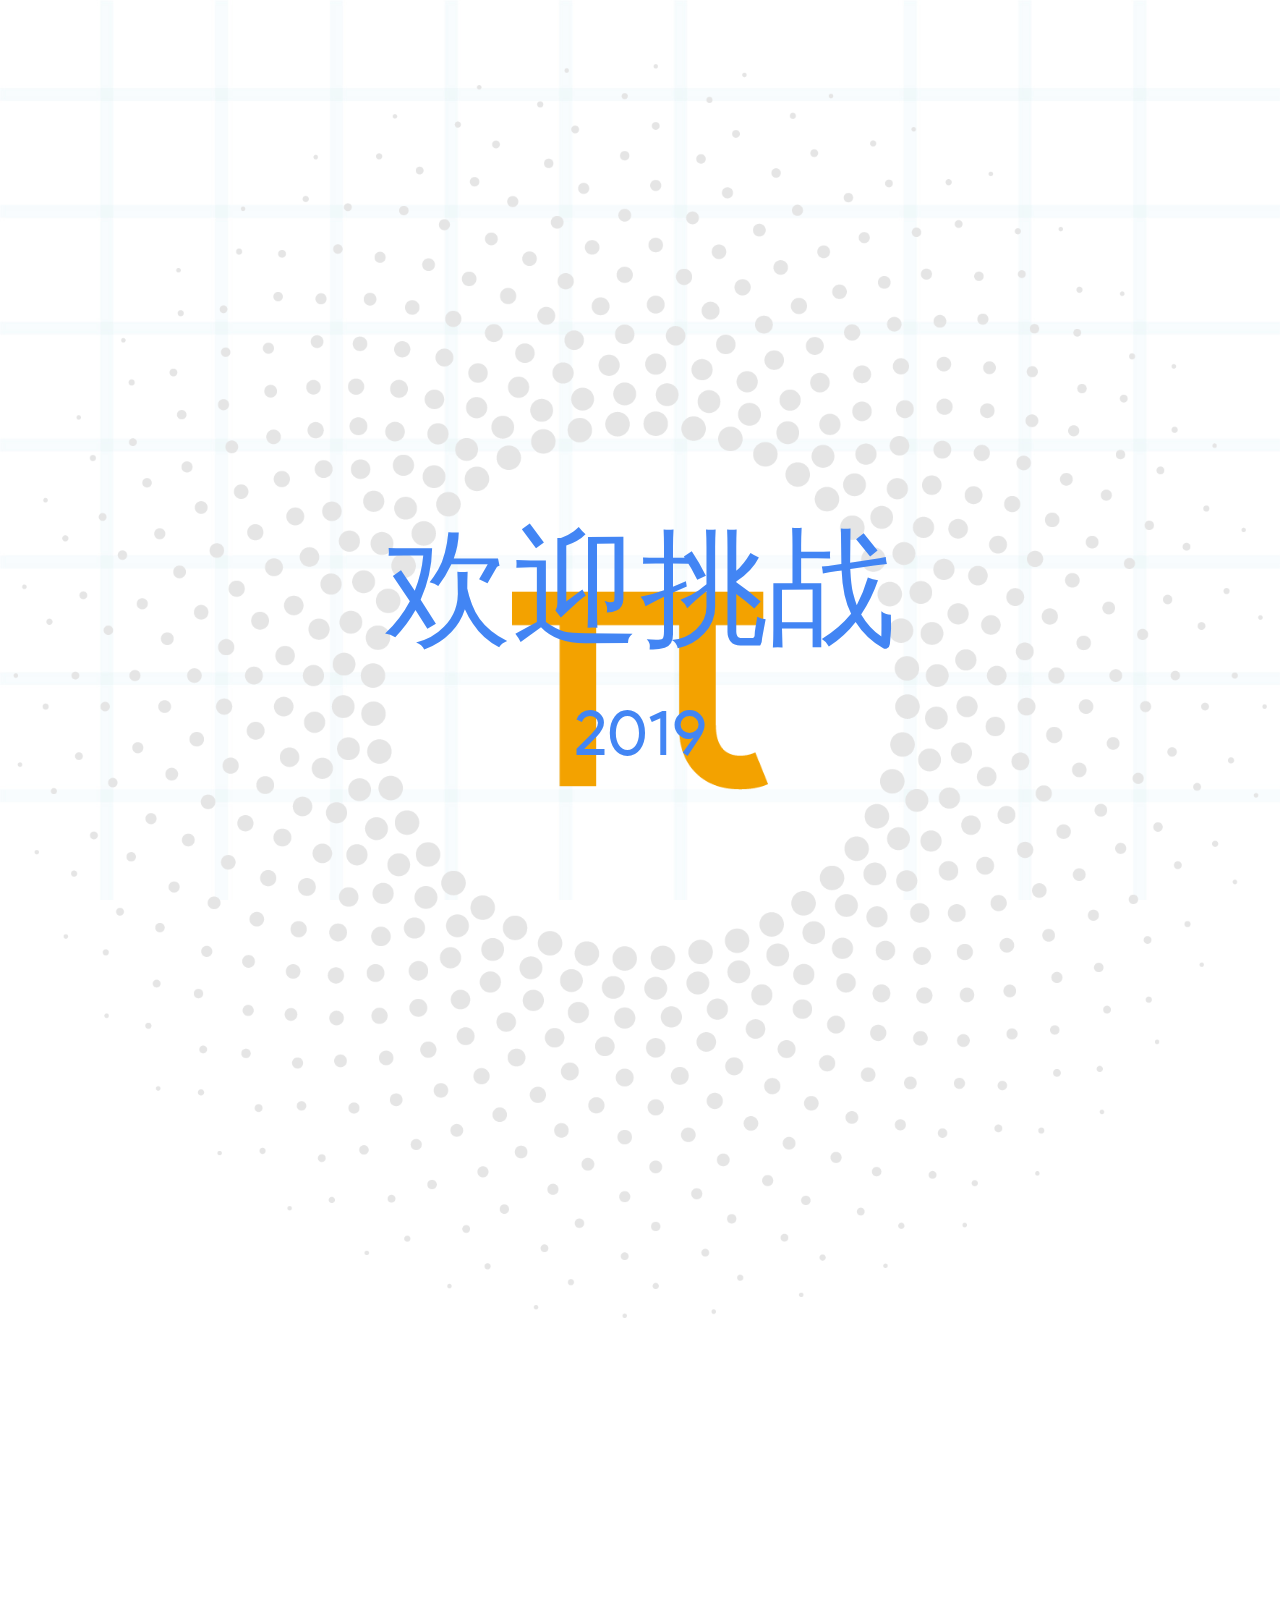
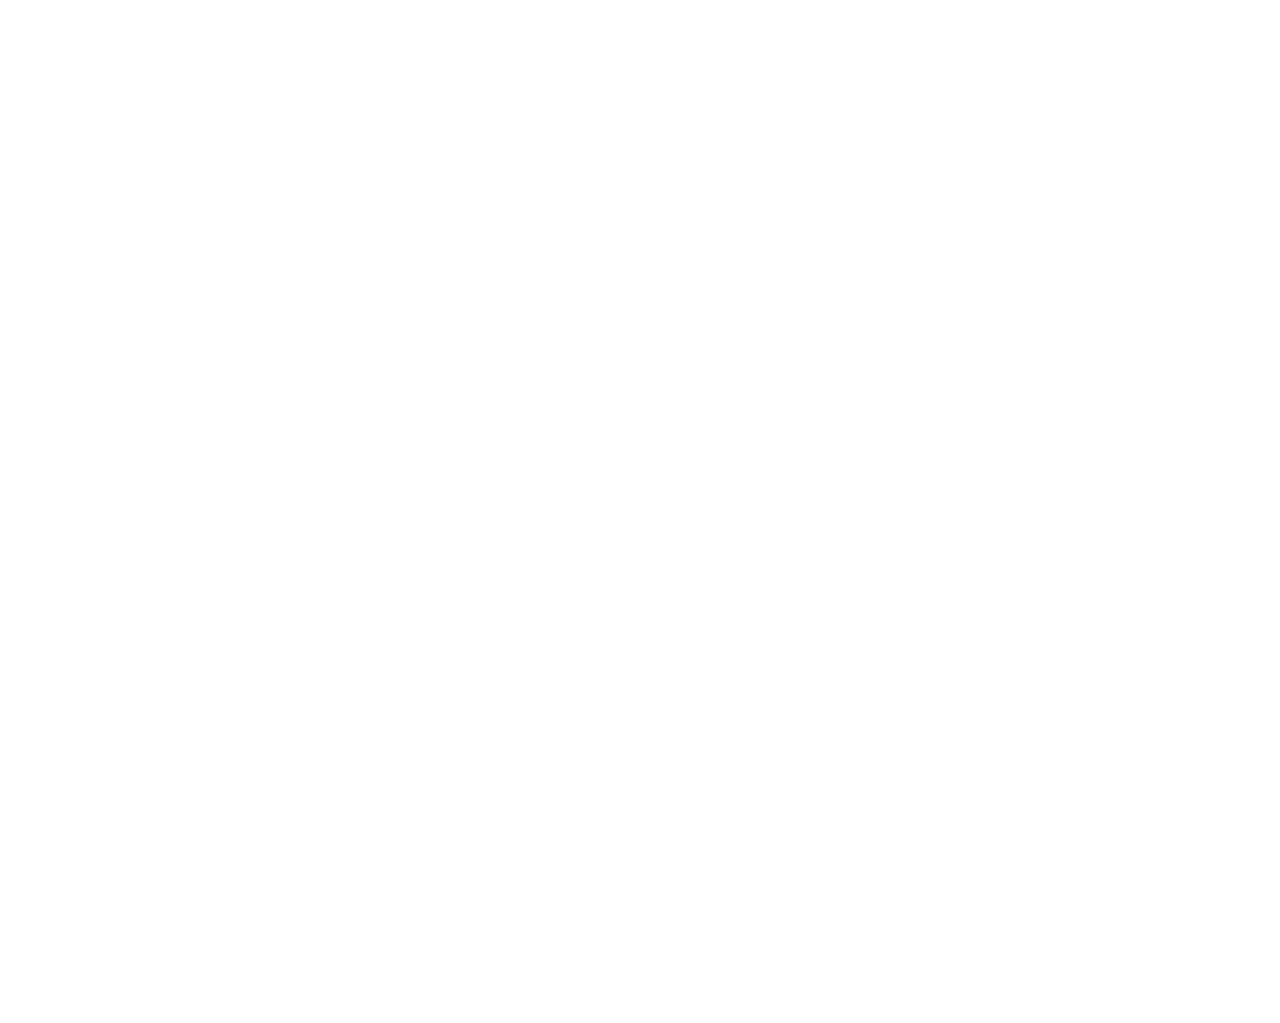
<file: index.html>
<!doctype html>
<html lang="en">
<head>
    <meta charset="UTF-8">
    <meta name="viewport" content="width=device-width, user-scalable=no, initial-scale=1.0">
    <meta http-equiv="X-UA-Compatible" content="ie=edge">
    <title>π Memorization Game</title>
    <link rel="stylesheet" href="./css/style.css">
    <script src="./js/index.js" type="text/javascript"></script>
</head>

<body>

    <div id="welcomePage" class="page active">
        <div class="welcomePic">
<!--            <img src="./images/welcome-logo.png" alt="">-->
            <img src="./images/welbg.png" alt="">
            <img src="./images/pi.png" alt="" id="piPic">
        </div>
        <div class="welcomeText">
            <p class="welcomeMsg">欢迎挑战</p>
            <p class="timeLine">2019</p>
        </div>
    </div>

    <div id="introducePage" class="page">
        <p class="ruleTitle">挑战规则</p>
        <div class="timeWrap">
            <span class="timeNumber">8</span>
            <span>秒</span>
        </div>
        <p class="ruleMsg">记住更多的数字</p>
        <div class="timeWrap">
            <span class="timeNumber">15</span>
            <span>秒</span>
        </div>
        <p class="ruleMsg">输入更多正确数字</p>
<!--        <p class="giftMsg">进入排行榜，赢取礼品。</p>-->
        <div class="startWrap">
            <img src="./images/start-btn.png" alt="" id="startBtn">
        </div>
    </div>

    <div id="studyPage" class="page">
        <div class="rememberTime">
            <span id="timeNumber">08</span>
            <span>:</span>
            <span id="study-ms">00</span>
        </div>
        <p class="rememberText">努力记住更多数字</p>
        <div class="piWrap">
            <p>π=</p>
            <p>3.14159265358979323846264338327950288419716939937510582097494459230781640628620899862803482</p>
        </div>
    </div>

    <div id="playPage" class="page">
        <div class="rememberTime">
            <span id="playTime">15</span>
            <span>:</span>
            <span id="play-ms">00</span>
        </div>
        <p class="rememberText">输入正确数字</p>
        <div class="inputWrap">
            <p class="titlePi">π=</p>
            <div class="numberWrap" id="inputNumber">
                <span>3.14</span>
                <span></span>
                <span></span>
                <span></span>
                <span></span>
                <span></span>
                <span></span>
                <span></span>
                <span></span>
                <span></span>
                <span></span>
                <span></span>
                <span></span>
                <span></span>
                <span></span>
                <span></span>
                <span></span>
                <span></span>
                <span></span>
                <span></span>
                <span></span>
                <span></span>
                <span></span>
                <span></span>
                <span></span>
                <span></span>
                <span></span>
                <span></span>
                <span></span>
                <span></span>
                <span></span>
                <span></span>
                <span></span>
                <span></span>
                <span></span>
                <span></span>
                <span></span>
                <span></span>
                <span></span>
                <span></span>
                <span></span>
                <span></span>
                <span></span>
                <span></span>
                <span></span>
                <span></span>
                <span></span>
                <span></span>
                <span></span>
            </div>
        </div>
        <div id="number-pad">
            <span>1</span>
            <span>2</span>
            <span>3</span>
            <span>4</span>
            <span>5</span>
            <span>6</span>
            <span>7</span>
            <span>8</span>
            <span>9</span>
            <span>0</span>
        </div>

    </div>
    <div id="resultPage" class="page">
        <div id="timeOver">
            <p class="endTitle">时间到</p>
            <img src="./images/over-icon.png" alt="" class="endIcon">
            <p class="endText">在<span>15</span>秒内</p>
            <p class="endText">您输入<span id="correctNumber">0</span>个正确数字</p>
            <img src="./images/over.png" alt="" class="endPic">
        </div>
        <div id="inputWrong">
            <p class="endTitle">输入错误</p>
            <img src="./images/wrong-icon.png" alt="" class="endIcon">
            <p class="endText">在<span id="failTime">0</span>秒内</p>
            <p class="endText">您输入<span id="failNumber">0</span>个正确数字</p>
            <img src="./images/over.png" alt="" class="endPic">
        </div>
    </div>
    <div id="failPage" class="page">
        <div>
            <p class="successTitle">您获得</p>
            <p class="listNumber">第<span id="otherGameResult">4200</span>名</p>
        </div>
        <div>
            <p class="personTitle">再接再厉!</p>
        </div>
        <img src="./images/over.png" alt="" class="upPic">
    </div>
    <div id="uploadPage" class="page">
        <div>
            <p class="successTitle">恭喜您获得</p>
            <p class="listNumber">第<span id="gameResult"></span>名</p>
        </div>
        <div>
            <p class="personTitle">登记个人信息</p>
            <img src="./images/arrow-icon.png" alt="" class="arrowIcon">
            <input type="text" class="nameInput" placeholder="姓名">
            <button class="uploadBtn"  id="upBtn">提交</button>
        </div>
        <img src="./images/uploadPage.png" alt="" class="upPic">
    </div>
    <div id="chartsPage" class="page">
        <img src="./images/chart-text.png" alt="" class="chartPic">
        <div class="chartListWrap">
            <div class="listTitle">
                <span class="listNum"></span>
                <span class="listName">姓名</span>
                <span class="listRanking">成绩</span>
            </div>
            <ul class="list" id="listRank">
                <li class="clear">
                    <span class="listNum">1</span>
                    <span class="listName"></span>
                    <span class="listRanking"></span>
                </li>
                <li class="clear">
                    <span class="listNum">2</span>
                    <span class="listName"></span>
                    <span class="listRanking"></span>
                </li>
                <li class="clear">
                    <span class="listNum">3</span>
                    <span class="listName"></span>
                    <span class="listRanking"></span>
                </li>
                <li class="clear">
                    <span class="listNum">4</span>
                    <span class="listName"></span>
                    <span class="listRanking"></span>
                </li>
                <li class="clear">
                    <span class="listNum">5</span>
                    <span class="listName"></span>
                    <span class="listRanking"></span>
                </li>
                <li class="clear">
                    <span class="listNum">6</span>
                    <span class="listName"></span>
                    <span class="listRanking"></span>
                </li>
                <li class="clear">
                    <span class="listNum">7</span>
                    <span class="listName"></span>
                    <span class="listRanking"></span>
                </li>
                <li class="clear">
                    <span class="listNum">8</span>
                    <span class="listName"></span>
                    <span class="listRanking"></span>
                </li>
                <li class="clear">
                    <span class="listNum">9</span>
                    <span class="listName"></span>
                    <span class="listRanking"></span>
                </li>
                <li class="clear">
                    <span class="listNum">10</span>
                    <span class="listName"></span>
                    <span class="listRanking"></span>
                </li>
            </ul>
        </div>
    </div>
    <!-- 隐藏域用于输入比较-->
    <div id="hideNumber" style="display: none;"></div>
</body>
</html>
</file>
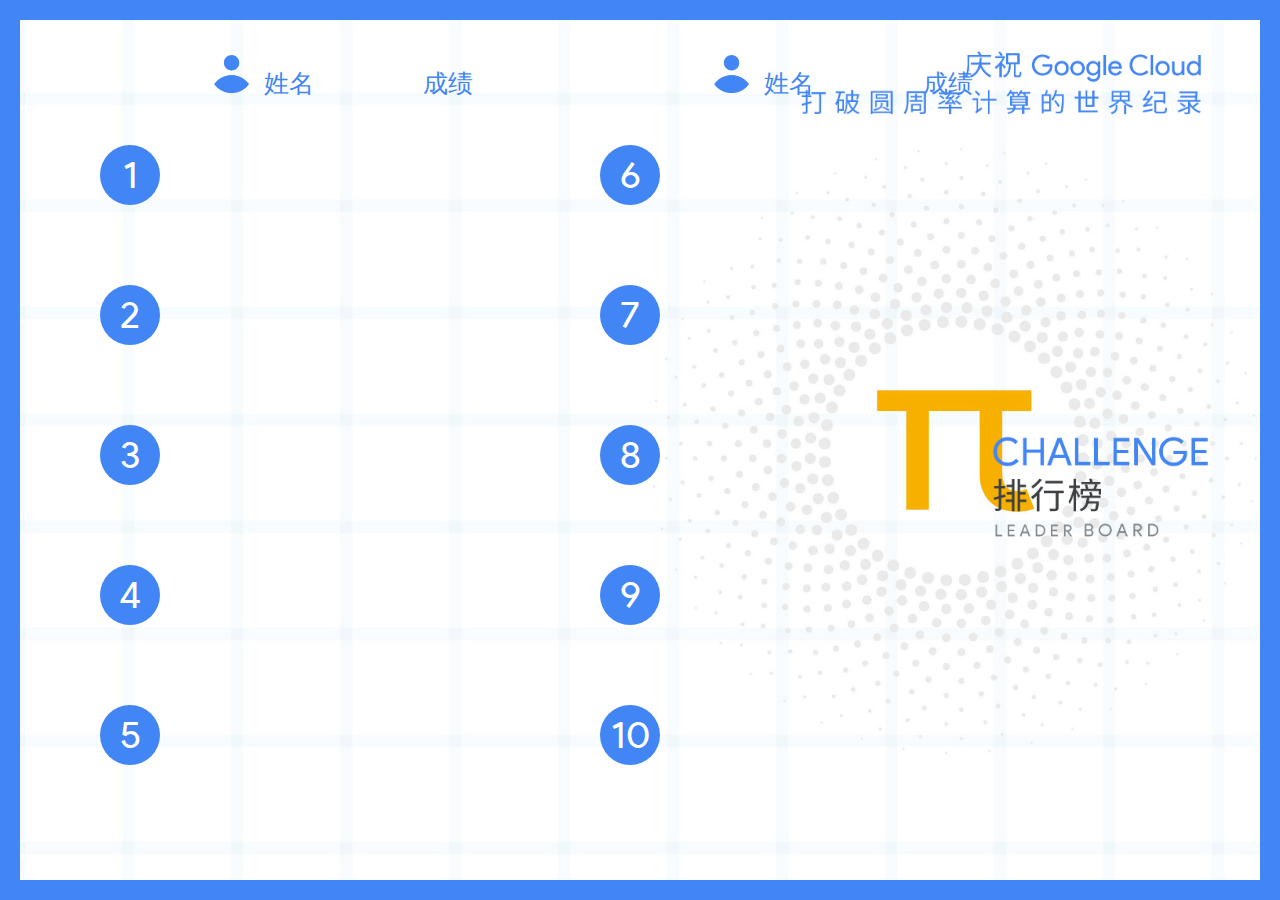
<file: charts-tv.html>
<!DOCTYPE html>
<html lang="en">
<head>
    <meta charset="UTF-8">
    <title>π Memorization Game</title>
    <link rel="stylesheet" href="./css/tv.css">
    <script src="./js/tv.js"></script>
</head>
<body>
    <div id="chartsPage">
        <div class="chartList clear">
            <div class="list">
                <div class="titleWrap">
                    <span></span>
                    <span class="pr"><i><img src="./images/tv-icon.png" alt="" class="iconPic"></i>姓名</span>
                    <span>成绩</span>
                </div>
                <ul class="listContent" id="topFive">
                    <li>
                        <span class="ranking">1</span>
                        <span class="name"></span>
                        <span class="totalNumber"></span>
                    </li>
                    <li>
                        <span class="ranking">2</span>
                        <span class="name"></span>
                        <span class="totalNumber"></span>
                    </li>
                    <li>
                        <span class="ranking">3</span>
                        <span class="name"></span>
                        <span class="totalNumber"></span>
                    </li>
                    <li>
                        <span class="ranking">4</span>
                        <span class="name"></span>
                        <span class="totalNumber"></span>
                    </li>
                    <li>
                        <span class="ranking">5</span>
                        <span class="name"></span>
                        <span class="totalNumber"></span>
                    </li>
                </ul>
            </div>
            <div class="list">
                <div class="titleWrap">
                    <span></span>
                    <span class="pr"><i><img src="./images/tv-icon.png" alt="" class="iconPic"></i>姓名</span>
                    <span>成绩</span>
                </div>
                <ul class="listContent" id="topTen">
                    <li>
                        <span class="ranking">6</span>
                        <span class="name"></span>
                        <span class="totalNumber"></span>
                    </li>
                    <li>
                        <span class="ranking">7</span>
                        <span class="name"></span>
                        <span class="totalNumber"></span>
                    </li>
                    <li>
                        <span class="ranking">8</span>
                        <span class="name"></span>
                        <span class="totalNumber"></span>
                    </li>
                    <li>
                        <span class="ranking">9</span>
                        <span class="name"></span>
                        <span class="totalNumber"></span>
                    </li>
                    <li>
                        <span class="ranking">10</span>
                        <span class="name"></span>
                        <span class="totalNumber"></span>
                    </li>
                </ul>
            </div>
        </div>
        <div class="textPic">
            <img src="./images/tv-text1.png" alt="">
        </div>
        <div class="titlePic">
            <img src="./images/tv-text2.png" alt="">
        </div>
    </div>
</body>
</html>
</file>
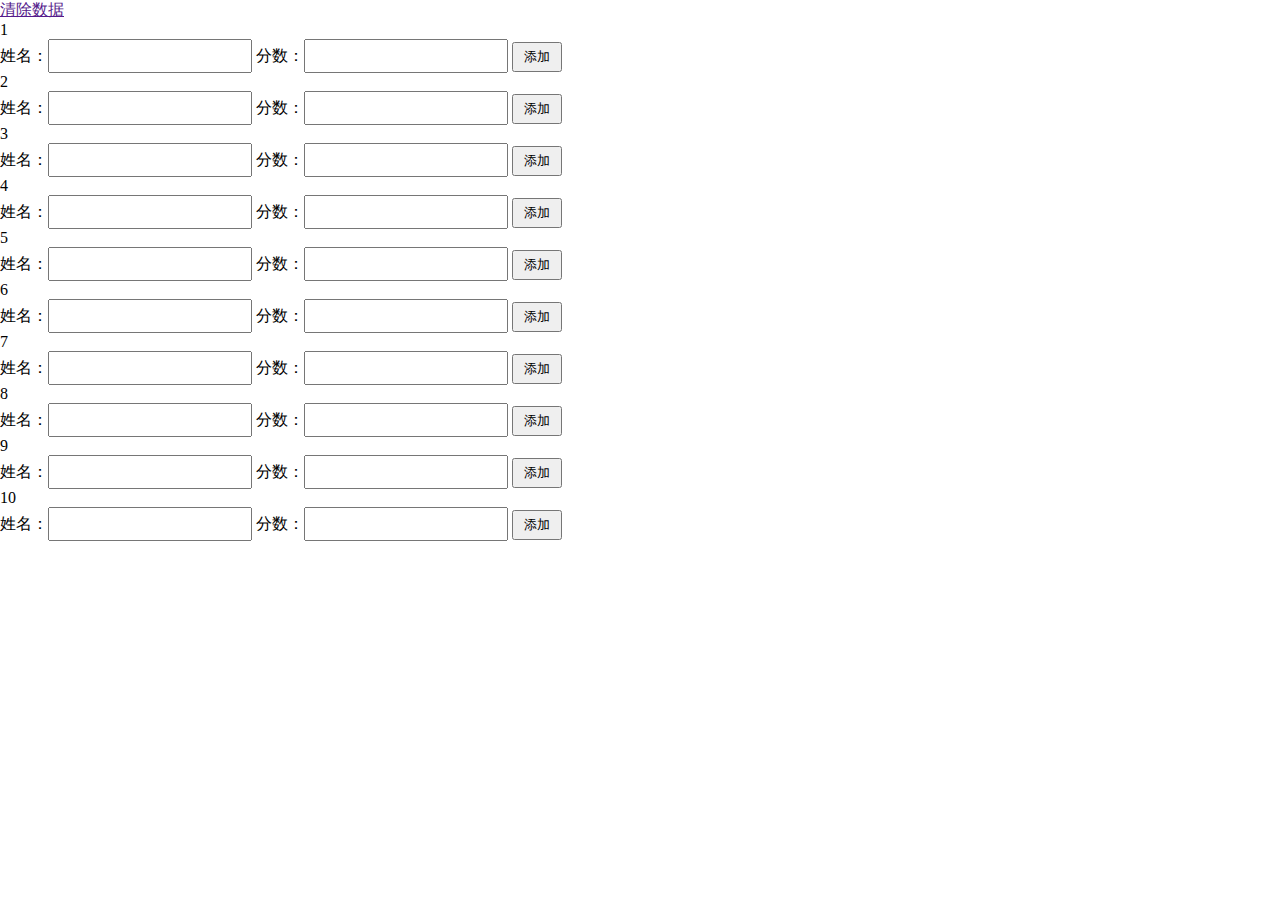
<file: reset.html>
<!DOCTYPE html>
<html lang="en">
<head>
    <meta charset="UTF-8">
    <title>π Memorization Game</title>
    <link rel="stylesheet" href="./css/reset.css">
</head>
<body>
    <a href="" id="delete">清除数据</a>
    <div>
        <p>1</p>
        姓名：<input type="text" class="name">
        分数：<input type="text" class="number">
        <button class="addbtn">添加</button>
        <span class="result"></span>
    </div>
    <div>
        <p>2</p>
        姓名：<input type="text" class="name">
        分数：<input type="text" class="number">
        <button class="addbtn">添加</button>
        <span class="result"></span>
    </div>
    <div>
        <p>3</p>
        姓名：<input type="text" class="name">
        分数：<input type="text" class="number">
        <button class="addbtn">添加</button>
        <span class="result"></span>
    </div>
    <div>
        <p>4</p>
        姓名：<input type="text" class="name">
        分数：<input type="text" class="number">
        <button class="addbtn">添加</button>
        <span class="result"></span>
    </div>
    <div>
        <p>5</p>
        姓名：<input type="text" class="name">
        分数：<input type="text" class="number">
        <button class="addbtn">添加</button>
        <span class="result"></span>
    </div>
    <div>
        <p>6</p>
        姓名：<input type="text" class="name">
        分数：<input type="text" class="number">
        <button class="addbtn">添加</button>
        <span class="result"></span>
    </div>
    <div>
        <p>7</p>
        姓名：<input type="text" class="name">
        分数：<input type="text" class="number">
        <button class="addbtn">添加</button>
        <span class="result"></span>
    </div>
    <div>
        <p>8</p>
        姓名：<input type="text" class="name">
        分数：<input type="text" class="number">
        <button class="addbtn">添加</button>
        <span class="result"></span>
    </div>
    <div>
        <p>9</p>
        姓名：<input type="text" class="name">
        分数：<input type="text" class="number">
        <button class="addbtn">添加</button>
        <span class="result"></span>
    </div>
    <div>
        <p>10</p>
        姓名：<input type="text" class="name">
        分数：<input type="text" class="number">
        <button class="addbtn">添加</button>
        <span class="result"></span>
    </div>
    <script src="./js/reset.js"></script>
</body>
</html>
</file>
<file: css/style.css>
* {
    padding: 0;
    margin: 0;
}

body{
    overflow: hidden;
    font-size: 5vw;
    font-weight: 300;
    position: fixed;
}
img{
    display: block;
    width: 100%;
}
ul li{
    list-style: none;
}
.clear{
    content: "";
    overflow: hidden;
    clear: both;
}
@font-face {
    font-family: NotoSan;
    src: url("../font/NotoSan.woff") format("woff");
}
@font-face {
    font-family: ProductSans;
    src: url("../font/ProductSans.woff") format("woff");
}

/* -- Pages -- */

.page {
    position: absolute;
    top: 0;
    left: 0;
    width: 100vw;
    height: 100vh;
    opacity: 0;
    transform:translateY(100%);
    transition: 1s; transition-timing-function: cubic-bezier(0.8,0.1,0.2,0.9);
    pointer-events: none;
    background: url("../images/bg.jpg") top center no-repeat;
    background-size: cover;
}

.page.active {
    opacity: 1;
    transform: translateY(0%);
    pointer-events: all;
}

.page.inactive {
    opacity: 0;
    transform: translateY(-100%);
}

/* -- #pwelcomePage -- */
#welcomePage{
    padding-top: 5vw;
    box-sizing: border-box;
}
#welcomePage .welcomePic{
    pointer-events: none;
    position: relative;
}
#welcomePage .welcomePic img{
    width: 98%;
    display: block;
    margin: 0 auto;
}
#welcomePage .welcomeText{
    text-align: center;
    width: 100%;
    position: absolute;
    left: 0;
    bottom: 15vh;
    color: #4285f4;
    pointer-events: none;
}
#welcomePage .welcomeMsg{
    font-size: 10vw;
    line-height: 10vw;
    font-family: NotoSan;
}
#welcomePage .timeLine{
    font-size: 5vw;
    line-height: 5vw;
    margin-top: 40px;
    font-family: ProductSans;
}
#welcomePage #piPic{
    width: 20vw;
    position: absolute;
    top: 0;
    left: 0;
    right: 0;
    bottom: 0;
    margin: auto;
    animation: moveBig 2s infinite;
}
@keyframes moveBig {
    0%{
        transform: scale(1);
    }
    50%{
        transform: scale(1.3);
    }
    100%{
        transform: scale(1);
    }
}
@-webkit-keyframes moveBig {
    0%{
        transform: scale(1);
    }
    50%{
        transform: scale(1.3);
    }
    100%{
        transform: scale(1);
    }
}

/* -- #introducePage -- */
#introducePage{
    font-family: NotoSan;
}
#introducePage .ruleTitle{
    text-align: center;
    color: #4285f4;
    font-size: 7vw;
    padding-top: 10vh;
}
#introducePage .ruleMsg{
    text-align: center;
    color: #000000;
    font-size: 4vw;
}
#introducePage .giftMsg{
    text-align: center;
    color: #4285f4;
    font-size: 2vw;
}
#introducePage .startWrap img{
    width: 66%;
    margin: 0 auto;
}
#introducePage .timeWrap{
    text-align: center;
    font-size: 8vw;
    font-family: ProductSans;
    color: #4285f4;
}
#introducePage .timeNumber{
    font-size: 15vw;
    color: #4285f4;
}
#startBtn{
    animation: flash 2s infinite;
}
@keyframes flash {
    0%{
        opacity: 1;
    }
    25%{
        opacity: .6;
    }
    50%{
        opacity: .2;
    }
    75%{
        opacity: .6;
    }
    100%{
        opacity: 1;
    }
}
@-webkit-keyframes flash {
    0%{
        opacity: 1;
    }
    25%{
        opacity: .6;
    }
    50%{
        opacity: .2;
    }
    75%{
        opacity: .6;
    }
    100%{
        opacity: 1;
    }
}
/* -- #studyPage -- */
#studyPage .rememberTime,#playPage .rememberTime{
    text-align: center;
    padding: 70px 0;
    width: 100%;
    font-size: 8vw;
    color: #000000;
    font-family: ProductSans;
}
#studyPage .rememberTime span:nth-of-type(2),#playPage .rememberTim:nth-of-type(2){
    display: inline-block;
    width: 20px;
    text-align: center;
}
#studyPage .rememberText,#playPage .rememberText{
    color: #4285f4;
    font-size: 7vw;
    width: 100%;
    text-align: center;
    margin-bottom: 50px;
    font-family: NotoSan;
    font-weight: 300;
}
#studyPage .piWrap{
    width: 85%;
    border: 5px solid #4285f4;
    border-radius: 50px;
    margin: 0 auto;
    color: #3c4043;
    font-family: ProductSans;
}
#studyPage .piWrap p:nth-of-type(1){
    text-align: center;
    width: 100%;
}
#studyPage .piWrap p:nth-of-type(2){
    width: 100%;
    padding: 20px 60px;
    word-wrap: break-word;
    box-sizing: border-box;
    letter-spacing: 12px;
    font-size: 8vw;
    line-height: 10vw;
    text-align: center;
}
#timeNumber,#playTime,#study-ms,#play-ms{
    width: 105px;
    display: inline-block;
}
/* -- #playPage -- */
#playPage .inputWrap{
    width: 85%;
    border: 5px solid #4285f4;
    border-radius: 50px;
    margin: 0 auto;
    color: #3c4043;
    font-family: ProductSans;
    text-align: center;
    margin-bottom: 40px;
}
#playPage .titlePi{
    padding: 20px 0;
}
#playPage .numberWrap span{
    width: 50px;
    height: 60px;
    border: 1px solid #000000;
    display: inline-block;
    vertical-align: top;
    margin-bottom: 40px;
}
#playPage .numberWrap span:nth-of-type(1){
    width: 240px;
    text-align: right;
    letter-spacing: 20px;
    border: none;
    font-size: 6vw;
}
#number-pad{
    width: 70vw;
    display: flex;
    flex-direction: row;
    flex-wrap: wrap;
    margin: 0 auto;
    justify-content: space-between;
}
#number-pad span{
    width: 12vw;
    height: 12vw;
    line-height: 12vw;
    border: 1px solid #4285f4;
    border-radius: 50%;
    text-align: center;
    font-size: 4vw;
    margin-bottom: 20px;
}
/* -- #resultPage -- */
#resultPage .endTitle{
    color: #4285f4;
    font-size: 7vw;
    text-align: center;
    font-family: NotoSan;
    padding: 200px 0 80px;
}
#resultPage .endIcon{
    width: 20vw;
    margin: 0 auto;
    padding-bottom: 40px;
}
#resultPage .endPic{
    width: 80vw;
    position: absolute;
    bottom: 0;
    left: 50%;
    transform: translateX(-50%);
}
#resultPage .endText{
    color: #000000;
    text-align: center;
    font-size: 4vw;
    font-family: Adobe 宋体 Std;
    font-weight: bolder;
}
#resultPage .endText span{
    color: #4285f4;
    padding: 0 10px;
}
#timeOver,#inputWrong{
    display: none;
}
/* -- #failPage -- */
#failPage .successTitle{
    text-align: center;
    color: #4285f4;
    font-size: 7vw;
    padding: 250px  0 50px;
}
#failPage .listNumber{
    text-align: center;
    width: 100%;
    font-size: 10vw;
    height: 22vw;
    line-height: 22vw;
    color: #4285f4;
    padding-bottom: 50px;
}
#failPage .listNumber span{
    background: url("../images/numberBg.png") top center no-repeat;
    background-size: contain;
    width: 22vw;
    height: 22vw;
    line-height: 22vw;
    vertical-align: top;
    text-align: center;
    color: #ffffff;
    display: inline-block;
    margin: 0 20px;
    font-size: 7vw;
    font-family: ProductSans;
}
#failPage .personTitle{
    text-align: center;
    font-size: 4vw;
    color: #4285f4;
}
/* -- #uploadPage -- */
#uploadPage .successTitle{
    text-align: center;
    color: #4285f4;
    font-size: 7vw;
    padding: 250px  0 50px;
}
#uploadPage .listNumber{
    text-align: center;
    font-size: 15vw;
    color: #4285f4;
    padding-bottom: 50px;
}
#uploadPage .listNumber span{
    background: url("../images/numberBg.png") top center no-repeat;
    background-size: cover;
    width: 20vw;
    height: 20vw;
    line-height: 20vw;
    text-align: center;
    color: #ffffff;
    display: inline-block;
    margin: 0 20px;
}
#uploadPage .personTitle{
    text-align: center;
    font-size: 4vw;
    color: #3c4043;
}
#uploadPage .arrowIcon{
    width: 20px;
    margin: 10px auto;
}
#uploadPage .nameInput{
    width: 35vw;
    height: 7vw;
    font-size: 4vw;
    display: block;
    margin: 0 auto;
    border: 1px solid #4285f4;
    background: transparent;
    text-align: center;
    color: #4285f4;
    border-radius: 40px;
    outline: none;
}
#uploadPage .nameInput::-webkit-input-placeholder{
    color: #4285f4;
}
#uploadPage .uploadBtn{
    width: 20vw;
    height: 7vw;
    border-radius: 40px;
    font-size: 4vw;
    margin: 0 auto;
    color: #ffffff;
    background: #f3a200;
    display: block;
    margin-top: 60px;
    outline: none;
    border: none;
}
#uploadPage .upPic{
    width: 130vw;
    position: absolute;
    bottom: 0;
    left: 50%;
    transform: translateX(-50%);
}
/* -- #chartsPage -- */
#chartsPage{
    background: url("../images/chart-bg.jpg") top center no-repeat;
    background-size: cover;
    font-family: ProductSans;
}
#chartsPage .chartPic{
    width: 44vw;
    position: absolute;
    top: 55vh;
    left: 5vw;
}
#chartsPage .chartListWrap{
    position: absolute;
    top: 6vh;
    right: 4vw;
    width: 40vw;
}
#chartsPage .listNum{
    width: 8vw;
    height: 8vw;
    line-height: 8vw;
    color: #ffffff;
    font-size: 4vw;
    float: left;
    background: #4285f4;
    border-radius: 50%;
    text-align: center;

}
#chartsPage .listName{
    width: 22vw;
    float: left;
    text-align: left;
    padding-left: 20px;
    box-sizing: border-box;
    height: 8vw;
    line-height: 8vw;
    white-space: nowrap;
    text-overflow: ellipsis;
    overflow: hidden;
    font-size: 4vw;
    font-weight: 500;
}
#chartsPage .listRanking{
    width: 10vw;
    float: left;
    height: 8vw;
    line-height: 8vw;
    text-align: center;
    color: #4285f4;
}
#chartsPage .list li{
    margin-bottom: 30px;
    height: 8vw;
    line-height: 8vw;
}
#chartsPage .listTitle .listNum{
    background: none;
}
#chartsPage .listTitle .listName{
    font-size: 4vw;
    color: #4285f4;
    font-weight: 200;
}
#chartsPage .listTitle .listRanking{
    font-size: 4vw;
    font-weight: 200;
}
</file>
<file: css/tv.css>
*{
    padding: 0;
    margin: 0;
}
img{
    width: 100%;
    display: block;
}
ul li{
    list-style: none;
}
.pr{
    position: relative;
}
.clear{
    content: "";
    overflow: hidden;
    clear: both;
}
@font-face {
    font-family: NotoSan;
    src: url("../font/NotoSan.woff") format("woff");
}
@font-face {
    font-family: ProductSans;
    src: url("../font/ProductSans.woff") format("woff");
}
#chartsPage{
    background: url("../images/tv-bg.jpg") top center no-repeat;
    background-size: cover;
    border: 20px solid #4285f4;
    width: 100vw;
    height: 100vh;
    box-sizing: border-box;
    overflow: hidden;
    font-family: ProductSans;
}
#chartsPage .textPic{
    width: 32vw;
    position: absolute;
    top: 50px;
    right: 70px;
}
#chartsPage .titlePic{
    width: 17vw;
    position: absolute;
    top: 55%;
    right: 70px;
    transform: translateY(-55%);
}
#chartsPage .chartList{
    width: 1000px;
    position: absolute;
    top: 50%;
    left: 100px;
    transform: translateY(-50%);
}
#chartsPage .list{
    float: left;
    width: 50%;
}
#chartsPage .iconPic{
    width: 35px;
    position: absolute;
    top: 0;
    left: 50px;
}
#chartsPage .ranking{
    width: 60px;
    height: 60px;
    line-height: 60px;
    text-align: center;
    border-radius: 50%;
    background: #4285f4;
    color: #ffffff;
    font-size: 38px;
    display: inline-block;
    vertical-align: top;
}
#chartsPage .name{
    color: #000000;
    width: 250px;
    height: 60px;
    line-height: 60px;
    text-align: center;
    display: inline-block;
    vertical-align: top;
    font-size: 30px;
    text-overflow: ellipsis;
    overflow: hidden;
    white-space: nowrap;
}
#chartsPage .totalNumber{
    color: #4285f4;
    display: inline-block;
    text-align: center;
    vertical-align: top;
    width: 60px;
    line-height: 60px;
    height: 60px;
    font-size: 30px;
}
#chartsPage .listContent li{
    margin-bottom: 80px;
}
#chartsPage .titleWrap{
    margin-bottom: 30px;
}
#chartsPage .titleWrap span{
    color: #4285f4;
    display: inline-block;
    font-size: 25px;
    font-family: NotoSan;
    width: 60px;
    height: 60px;
    line-height: 60px;
    vertical-align: top;
    text-align: center;
}
#chartsPage .titleWrap span:nth-of-type(2){
    width: 250px;
    text-align: center;
}
</file>
